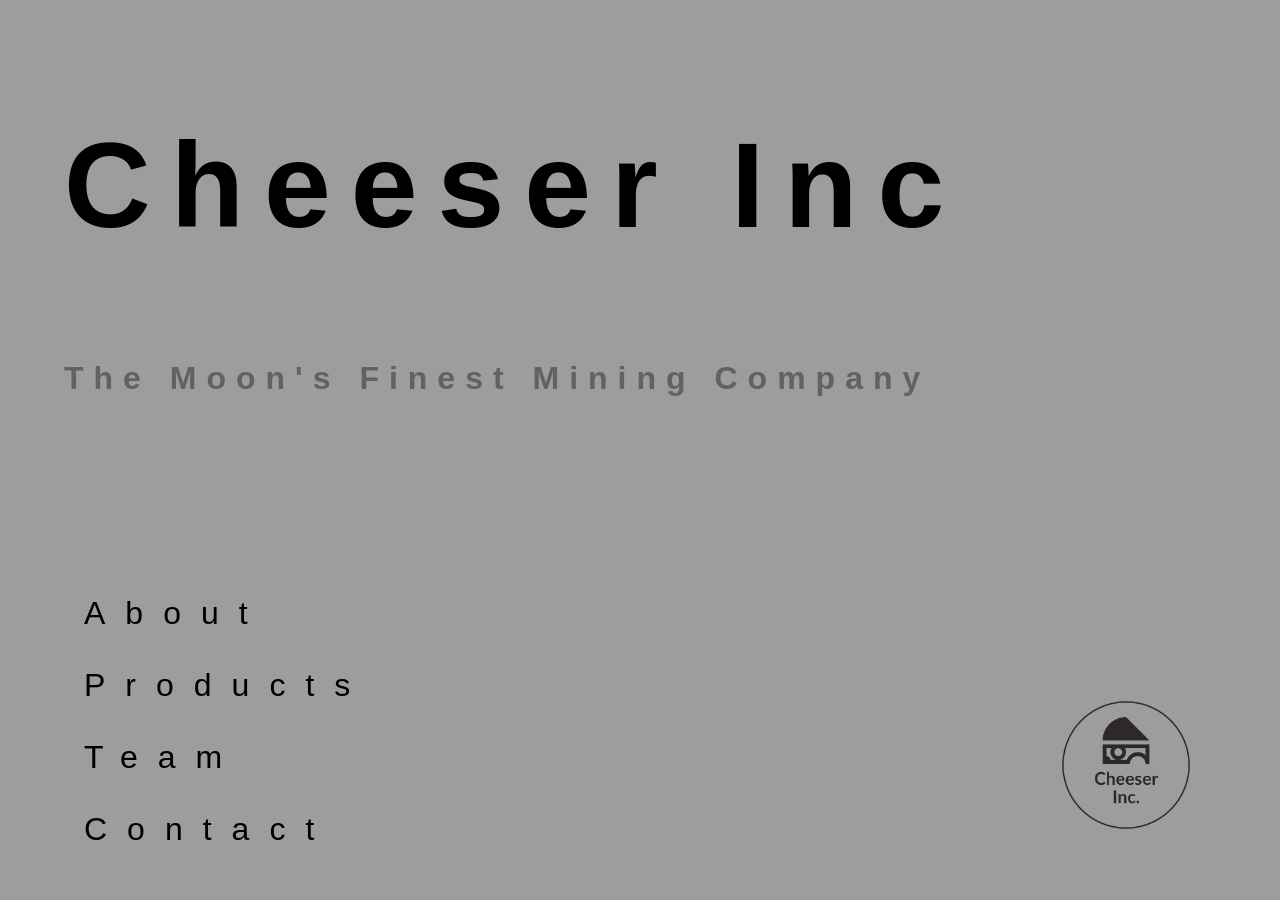
<file: index.html>
<!DOCTYPE html>
<html lang="en">

<head>
    <title>Cheeser Inc</title>

    <link rel="stylesheet" href="index.css">
    <link rel="icon" type="image/png" href="assets/cheese.png">
    <meta name="viewport" content="width=device-width, initial-scale=1.0">

</head>

<body>
    <div id="welcome-modal">
        <img id="welcome-logo" src="assets/logo.png" alt="Cheeser Inc Logo">
    </div>

    <div id="menu-modal">
        <div id="title-modal">
            <h1 id="title">Cheeser Inc</h1>
            <h2 id="subtitle">The Moon's <strong id="title-adjective">Premier</strong> Mining Company</h2>
        </div>

        <div id="selector-modal">
            <div class="selector-option" id="about-option">About</div>
            <div class="selector-option" id="products-option">Products</div>
            <div class="selector-option" id="team-option">Team</div>
            <div class="selector-option" id="contact-option">Contact</div>
        </div>

        <img id="menu-logo" src="assets/logo.png" alt="Cheeser Inc Logo">
    </div>

    <div id="about-modal" class="info-modal">
        <button class="close-button" id="close-about">X</button>
        <h1>About Us</h1>
        <div>
            <h2>Our Story</h2>
            <p style="font-style: italic;">"Welcome to Cheeser Inc, the multimillion dollar mining company on the Moon!"
            </p>
            <p>One day our founder, Mr. Cheeser, purchased a one-way Uber trip to the Moon, hoping to strike it rich.
                When he arrived, he realized that the Moon was actually made of cheese! As such, Cheeser Inc was formed
                to mine the cheese and return it to Earth.</p>
        </div>
        <div>
            <h2>Our Mission</h2>
            <p>Cheeser Inc is dedicated to designing and producing the best products in the world. There is no company that makes better products than us.</p>
        </div>
    </div>

    <div id="products-modal" class="info-modal">
        <h1>Our Products</h1>
        <small>By purchasing Cheeser Inc. products you agree to the <a href="terms.html" target="_blank">Cheeser Inc. terms and conditions.</a></small>
        <div class="large product">
            <h1>Cheeser Inc. Moon Cheese™</h1>
            <p>Shipped directly from our cheese mines on the Moon!</p>

            <div class="extra-info">
                <h2>Customer Testimonials</h2>
                <div style="width: 100%;">
                    <h2>Jenna (Boston, Texas)</h2>
                    <p>Cheeser Inc. Moon Cheese is amazing! It's perfect for parties, gatherings, and road trips.</p>
                </div>
                <div style="width: 100%;">
                    <h2>Sam (Cambridge, Massachusetts)</h2>
                    <p>Cheeser Inc. Moon Cheese is changing the game.</p>
                </div>
            </div>
            <span class="button-row">
                <button class="go-button"
                    onclick="window.open('https://www.youtube.com/watch?v=LRnLZyC10yE', '_blank')">Watch the Promotional
                    Video</button>
                <button class="go-button"
                    onclick="window.open('checkout.html?name=Cheeser Inc. Moon Cheese™&price=49.99&description=One piece of Cheeser Inc. Moon Cheese.&sku=CH-001&image=assets/cheese.png', '_blank')">Buy
                    Cheeser Inc. Moon Cheese</button>
            </span>

            <div class="extra-info" style="font-size: 10px;">
                <h2>Important Notes</h2>
                <p>Cheeser Inc. Moon Cheese has a shipping time of about 3 years. Please keep this in mind when
                    purchasing.</p>
                <p>Cheeser Inc. Moon Cheese is not edible. Consuming Cheeser Inc. Moon Cheese may cause side effects
                    such as lung cancer or heart attacks.</p>
            </div>
        </div>

        <div class="large product">
            <h1>Catling Gun™</h1>
            <p>Launch your cat... to the moon!</p>

            <div class="extra-info">
                <h2>What is Catling Gun?</h2>
                <p>The Catling Gun allows your cat to achieve their dreams of being launched through the air.</p>
                <p>There are 3 modes: Kinda Far, Pretty Far, Really Far, and To The Moon!</p>
                <p>With our CatProtect™ technology, your cat will remain safe throughout the entire launch*.</p>
            </div>

            <span class="button-row">
                <button class="go-button"
                    onclick="window.open('https://www.youtube.com/watch?v=XWqefFpwlXs', '_blank')">Watch
                    the Promotional Video</button>
                <button class="go-button"
                    onclick="window.open('checkout.html?name=Catling Gun™&price=199.99&description=Launch your cat... to the moon!&sku=CG-001&image=assets/catling.png', '_blank')">Buy
                    Catling Gun</button>
            </span>

            <div class="extra-info" style="font-size: 10px;">
                <h2>Important Notes</h2>
                <p>*Cheeser Inc. is not responsible for any cats harmed while using the Catling Gun.</p>
                <p>Do NOT use the Catling Gun near large bodies of water or tall buildings. Looking at you, John!</p>
                <p>Please keep the Catling Gun away from Uncle Terries.</p>
            </div>
        </div>

        <div class="large product">
            <h1>Little Cheeser's Pizza™</h1>
            <p>Are you hungry? Satisfy your cravings with our delicious pizzas. Made with only the lowest quality
                ingredients!</p>
            <div class="extra-info">
                <h2>Menu</h2>
                <p>Our menu is available on the Little Cheeser's Pizza website.</p>
            </div>

            <span class="button-row">
                <button class="go-button"
                    onclick="window.open('https://www.youtube.com/watch?v=u407XwpzaB0', '_blank')">Watch
                    the Promotional Video</button>
                <button class="go-button"
                    onclick="alert('The Little Cheeser\'s Pizza website is currently under maintenance. Please check back later!') //window.open('littlecheesers.html', '_blank')">Visit
                    Little Cheeser's Pizza</button>
            </span>

            <div class="extra-info" style="font-size: 10px;">
                <h2>Important Notes</h2>
                <p>Little Cheeser's Pizza is not responsible for any injuries caused by our food.</p>
                <p>You are responsible for all Uncle Terries brought onto the Little Cheeser's Pizza premises.</p>
            </div>
        </div>

        <div class="large product">
            <h1>Cheeser Card℠</h1>
            <p>The Cheeser Card is Cheeser Inc.'s award-winning loyalty program.<br>With a Cheeser Card, you can
                checkout across all Cheeser Inc. services using just one number!</p>
            <div class="extra-info">
                <h2>Customer Testimonials</h2>
                <div style="width: 100%;">
                    <h2>Emily (San Francisco, California)</h2>
                    <p>Every time I use my Cheeser Card, I feel like a VIP!</p>
                </div>
                <div style="width: 100%;">
                    <h2>Darenosaur (Cheeser Inc. Base #1, Moon)</h2>
                    <p>The Cheeser Card is the best invention since sliced bread!</p>
                </div>
            </div>

            <span class="button-row">
                <button class="go-button"
                    onclick="alert('This promotional video is currently unavailable.') //window.open('https://www.youtube.com/watch?v=tV-_9N7UVpw', '_blank')">Watch
                    the Promotional Video</button>
                <button class="go-button"
                    onclick="alert('The Cheeser Card website is currently under maintenance. Please check back later!') //window.open('cheesercard.html', '_blank')">Apply
                    for a Cheeser Card</button>
            </span>

            <p>Note: As of January 2026, a Cheeser Card is required to make purchases at Cheeser Inc.</p>
            <div class="extra-info" style="font-size: 10px;">
                <h2>Important Notes</h2>
                <p>By applying for and using a Cheeser Card, you agree to the <a href="terms.html"
                        target="_blank">Cheeser Inc. terms and conditions.</a></p>
                <p>You are responsible for all fees associated with your Cheeser Card, including but not limited to the
                    Convenience Fee (10% of purchase amount), Maintenance Fee (50% of purchase amount), and Uncle Terry
                    Fee (100% of purchase amount).</p>
            </div>
        </div>
        <button class="close-button" id="close-products">X</button>
    </div>

    <div id="team-modal" class="info-modal">
        <div>
        <h1>Our Team</h1>
        <p>Meet the brilliant minds behind Cheeser Inc.</p></div>
        <div class="photo-modal large">
            <div class="photo"><img src="assets/mrcheeser.png" alt="Mr. Cheeser"></div>
            <div>
                <h2>Mr. Cheeser</h2>
                <p>The founder and CEO of Cheeser Inc. Said* to be the richest, smartest, most beautiful person in history. Per his request, we have not included a real photo of him.</p>
                <small>*by himself</small>
            </div>
        </div>

        <div class="photo-modal large">
            <div class="photo"><img src="assets/bananaman.png" alt="Banana Man"></div>
            <div>
                <h2>Banana Man</h2>
                <p>The head of outreach and marketing for Cheeser Inc. Responsible for our iconic promotional videos.</p>
            </div>
        </div>

        <div class="photo-modal large">
            <div class="photo"><img src="assets/cheese.png" alt="Cheese"></div>
            <div>
                <h2>Cheese</h2>
                <p>The heart and soul of Cheeser Inc. Without cheese, we wouldn't even exist. We owe everything to cheese.</p>
            </div>
        </div>

        <div class="photo-modal large">
            <div class="photo"><img src="assets/john.png" alt="John"></div>
            <div>
                <h2>John Business</h2>
                <p>Cheeser Inc.'s CFO. He is responsible for ensuring that we stay profitable at all costs.</p>
            </div>
        </div>

        <div class="photo-modal large">
            <div class="photo"><img src="assets/darenosaur.png" alt="Darenosaur"></div>
            <div>
                <h2>Darenosaur</h2>
                <p>Cheeser Inc's iconic mascot. His charm and wit make him a beloved figure among our employees and customers alike.</p>
            </div>
        </div>

        <div class="photo-modal large">
            <div class="photo"><img src="assets/warning.png" alt="Warning Sign"></div>
            <div>
                <h2>Uncle Terry</h2>
                <p>We're actually not sure about Uncle Terry's role at Cheeser Inc. He kind of just appeared one day and won't leave. If you see him, stay as far away as possible.</p>
            </div>
        </div>

        <div class="photo-modal large">
            <div class="photo"><img src="assets/office.png" alt="Group of people"></div>
            <div>
                <h2>Everyone Else</h2>
                <p>There are many other people that work behind the scenes to keep Cheeser Inc. running smoothly, but we've decided that they just aren't important enough to include on this page. Sorry, guys!</p>
            </div>
        </div>

        <button class="close-button" id="close-team">X</button>
    </div>

    <div id="contact-modal" class="info-modal">
        <h1>Contact Us</h1>
        <p>Have questions or want to learn more about Cheeser Inc? Get in touch with us!</p>
        <div>
            <h2>Email</h2>
            <p>You can reach us at <a href="mailto:help@cheeserinc.com">help@cheeserinc.com</a>.</p>
            <p>Unfortunately, the Cheeser Inc. Customer Support team has been laid off. As a result, we read all emails sent to this address, but  we are unable to respond to them.</p>
        </div>
        <button class="close-button" id="close-contact">X</button>
    </div>

</body>

<script src="index.js"></script>

</html>
</file>
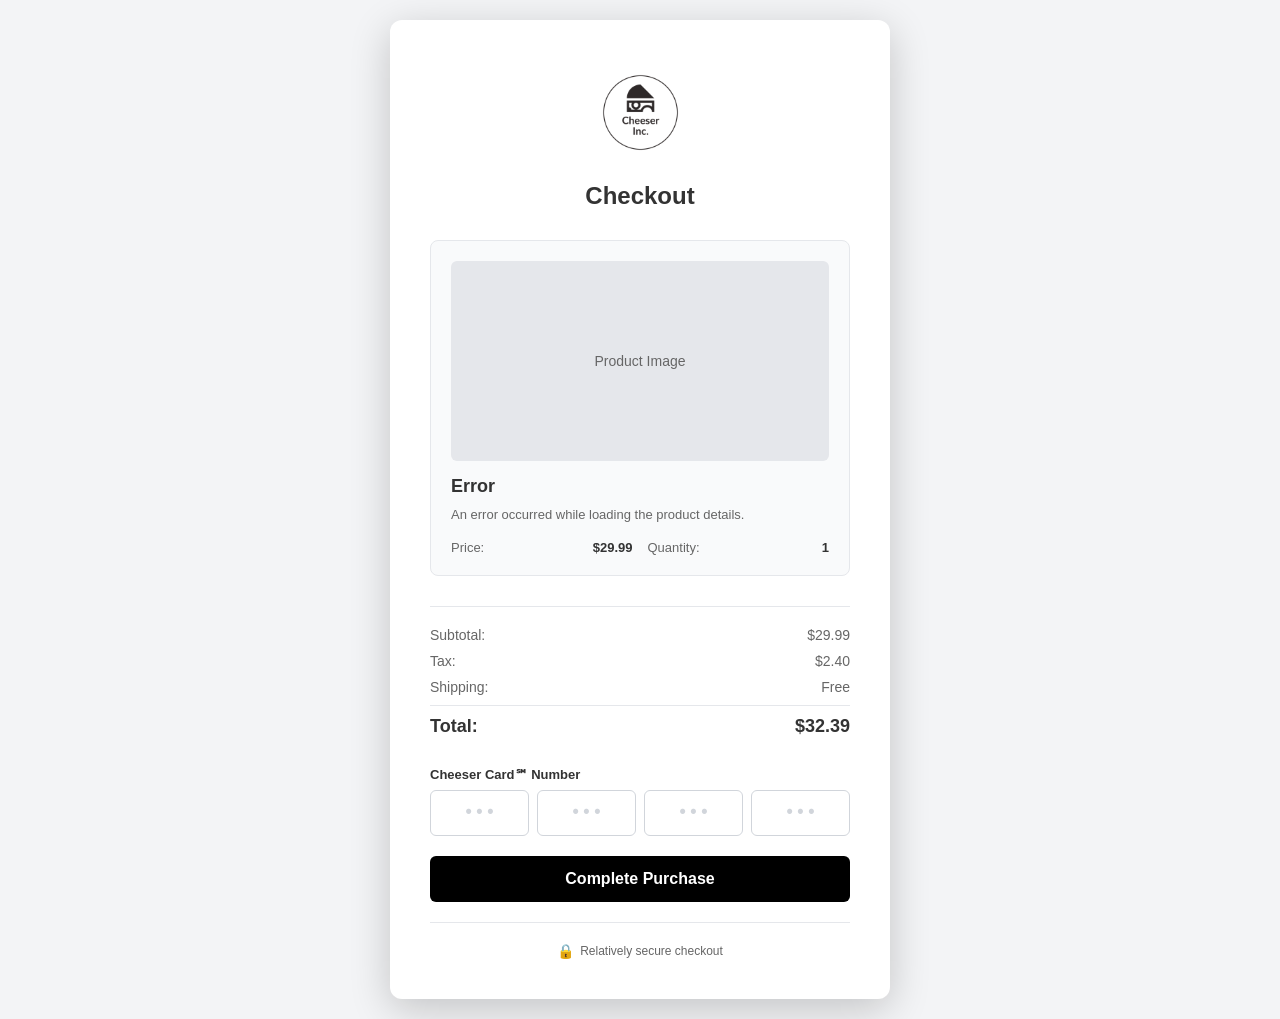
<file: checkout.html>
<!DOCTYPE html>
<html lang="en">

<head>
    <meta charset="UTF-8">
    <meta name="viewport" content="width=device-width, initial-scale=1.0">
    <title>Cheeser Inc - Checkout</title>
    <style>
        * {
            margin: 0;
            padding: 0;
            box-sizing: border-box;
        }

        body {
            font-family: -apple-system, BlinkMacSystemFont, 'Segoe UI', Roboto, 'Helvetica Neue', Arial, sans-serif;
            background: #f3f4f6;
            min-height: 100vh;
            display: flex;
            align-items: center;
            justify-content: center;
            padding: 20px;
        }

        .checkout-container {
            max-width: 500px;
            width: 100%;
            background: white;
            border-radius: 12px;
            box-shadow: 0 10px 40px rgba(0, 0, 0, 0.2);
            padding: 40px;
        }

        .header {
            text-align: center;
            margin-bottom: 30px;
        }

        .logo {
            font-size: 28px;
            font-weight: bold;
            color: #667eea;
            margin-bottom: 10px;
        }

        .title {
            font-size: 24px;
            color: #333;
            margin-bottom: 5px;
        }

        .subtitle {
            font-size: 14px;
            color: #666;
        }

        .product-section {
            background: #f9fafb;
            border: 1px solid #e5e7eb;
            border-radius: 8px;
            padding: 20px;
            margin-bottom: 30px;
        }

        .product-image {
            width: 100%;
            height: 200px;
            background: #e5e7eb;
            border-radius: 6px;
            margin-bottom: 15px;
            display: flex;
            align-items: center;
            justify-content: center;
            font-size: 14px;
            color: #666666;
            overflow: hidden;
        }

        .product-image img {
            width: 100%;
            height: 100%;
            object-fit: cover;
        }

        .product-info {
            margin-bottom: 15px;
        }

        .product-name {
            font-size: 18px;
            font-weight: 600;
            color: #333;
            margin-bottom: 8px;
        }

        .product-description {
            font-size: 13px;
            color: #666;
            margin-bottom: 12px;
            line-height: 1.5;
        }

        .product-details {
            display: grid;
            grid-template-columns: 1fr 1fr;
            gap: 15px;
            font-size: 13px;
        }

        .detail-item {
            display: flex;
            justify-content: space-between;
        }

        .detail-label {
            color: #666;
        }

        .detail-value {
            font-weight: 600;
            color: #333;
        }

        .order-summary {
            border-top: 1px solid #e5e7eb;
            padding-top: 20px;
            margin-bottom: 30px;
        }

        .summary-item {
            display: flex;
            justify-content: space-between;
            font-size: 14px;
            margin-bottom: 10px;
            color: #666;
        }

        .summary-item.total {
            border-top: 1px solid #e5e7eb;
            padding-top: 10px;
            font-size: 18px;
            font-weight: bold;
            color: #333;
        }

        .form-group {
            margin-bottom: 20px;
        }

        label {
            display: block;
            font-size: 13px;
            font-weight: 600;
            color: #333;
            margin-bottom: 8px;
        }

        .card-input-wrapper {
            display: flex;
            gap: 8px;
        }

        .card-digit-group {
            flex: 1;
            position: relative;
        }

        .card-digit-group input {
            width: 100%;
            padding: 12px;
            border: 1px solid #d1d5db;
            border-radius: 6px;
            font-size: 18px;
            font-weight: 600;
            letter-spacing: 2px;
            text-align: center;
            transition: border-color 0.3s;
            font-family: 'Courier New', monospace;
        }

        .card-digit-group input:focus {
            outline: none;
            border-color: #c3c3c3;
            box-shadow: 0 0 0 3px rgba(102, 126, 234, 0.1);
        }

        .card-digit-group input::placeholder {
            color: #d1d5db;
            letter-spacing: 0;
        }

        .error-message {
            color: #dc2626;
            font-size: 13px;
            margin-top: 8px;
            display: none;
        }

        .error-message.show {
            display: block;
        }

        .success-message {
            color: #16a34a;
            font-size: 13px;
            margin-top: 8px;
            display: none;
        }

        .success-message.show {
            display: block;
        }

        button {
            width: 100%;
            padding: 14px;
            background: black;
            color: white;
            border: none;
            border-radius: 6px;
            font-size: 16px;
            font-weight: 600;
            cursor: pointer;
            transition: opacity 0.3s;
        }

        button:hover:not(:disabled) {
            opacity: 0.9;
        }

        button:disabled {
            opacity: 0.6;
            cursor: not-allowed;
        }

        .security-badge {
            display: flex;
            align-items: center;
            justify-content: center;
            gap: 6px;
            margin-top: 20px;
            padding-top: 20px;
            border-top: 1px solid #e5e7eb;
            font-size: 12px;
            color: #666;
        }

        .lock-icon {
            font-size: 14px;
        }

        .error-state input {
            border-color: #dc2626 !important;
        }

        @media (max-width: 480px) {
            .checkout-container {
                padding: 25px;
            }

            .product-details {
                grid-template-columns: 1fr;
            }
        }
    </style>
</head>

<body>
    <div class="checkout-container">
        <div class="header">
            <div class="logo"><img src="assets/logo.png" alt="Cheeser Inc Logo" width="25%"></div>
            <h1 class="title">Checkout</h1>
        </div>

        <div class="product-section">
            <div class="product-image" id="productImage">
                <img id="productImageImg" style="display: none;" alt="Product">
                <span id="productImagePlaceholder">Product Image</span>
            </div>
            <div class="product-info">
                <div class="product-name" id="productName">Error</div>
                <div class="product-description" id="productDescription">An error occurred while loading the product details.</div>
            </div>
            <div class="product-details">
                <div class="detail-item">
                    <span class="detail-label">Price:</span>
                    <span class="detail-value" id="productPrice">$29.99</span>
                </div>
                <div class="detail-item">
                    <span class="detail-label">Quantity:</span>
                    <span class="detail-value" id="productQuantity">1</span>
                </div>
            </div>
        </div>

        <div class="order-summary">
            <div class="summary-item">
                <span>Subtotal:</span>
                <span id="subtotal">$29.99</span>
            </div>
            <div class="summary-item">
                <span>Tax:</span>
                <span id="tax">$2.40</span>
            </div>
            <div class="summary-item">
                <span>Shipping:</span>
                <span id="shipping">Free</span>
            </div>
            <div class="summary-item total">
                <span>Total:</span>
                <span id="total">$32.39</span>
            </div>
        </div>

        <form id="checkoutForm">
            <div class="form-group">
                <label for="cardInput">Cheeser Card℠ Number</label>
                <div class="card-input-wrapper">
                    <div class="card-digit-group">
                        <input class="card-digit" maxlength="3" placeholder="•••" required>
                    </div>
                    <div class="card-digit-group">
                        <input class="card-digit" maxlength="3" placeholder="•••" required>
                    </div>
                    <div class="card-digit-group">
                        <input class="card-digit" maxlength="3" placeholder="•••" required>
                    </div>
                    <div class="card-digit-group">
                        <input class="card-digit" maxlength="3" placeholder="•••" required>
                    </div>
                </div>
                <div class="error-message" id="errorMessage">Invalid card number. Please check and try again.</div>
                <div class="success-message" id="successMessage">✓ Payment successful!</div>
            </div>

            <button type="submit" id="submitBtn">Complete Purchase</button>

            <div class="security-badge">
                <span class="lock-icon">🔒</span>
                <span>Relatively secure checkout</span>
            </div>
        </form>
    </div>

    <script>
        // Parse URL parameters
        function getUrlParam(param) {
            const searchParams = new URLSearchParams(globalThis.location.search);
            return searchParams.get(param);
        }

        // Load product information from URL params
        function loadProductInfo() {
            const name = getUrlParam('name') || 'Error';
            const price = getUrlParam('price') || '29.99';
            const quantity = getUrlParam('quantity') || '1';
            const description = getUrlParam('description') || 'An error occurred while loading the product details.';
            const image = getUrlParam('image');

            // Update product display
            document.getElementById('productName').textContent = name;
            document.getElementById('productDescription').textContent = description;
            document.getElementById('productPrice').textContent = `$${Number.parseFloat(price).toFixed(2)}`;
            document.getElementById('productQuantity').textContent = quantity;

            // Load image if provided
            if (image) {
                const img = document.getElementById('productImageImg');
                img.src = image;
                img.style.display = 'block';
                document.getElementById('productImagePlaceholder').style.display = 'none';
            }

            // Calculate totals
            const subtotal = Number.parseFloat(price) * Number.parseInt(quantity);
            const taxRate = 0.08; // 8% tax
            const tax = subtotal * taxRate;
            const total = subtotal + tax;

            document.getElementById('subtotal').textContent = `$${subtotal.toFixed(2)}`;
            document.getElementById('tax').textContent = `$${tax.toFixed(2)}`;
            document.getElementById('total').textContent = `$${total.toFixed(2)}`;
        }

        // Handle card digit inputs
        const cardInputs = document.querySelectorAll('.card-digit');

        cardInputs.forEach((input, index) => {
            input.addEventListener('input', (e) => {
                // Only allow digits
                e.target.value = e.target.value.replace(/\D/g, '');

                // Auto-focus to next field when 3 digits entered
                if (e.target.value.length === 3 && index < cardInputs.length - 1) {
                    cardInputs[index + 1].focus();
                }
            });

            input.addEventListener('keydown', (e) => {
                // Handle backspace to go to previous field
                if (e.key === 'Backspace' && e.target.value.length === 0 && index > 0) {
                    cardInputs[index - 1].focus();
                }
            });

            // Prevent pasting and let user type only
            input.addEventListener('paste', (e) => {
                e.preventDefault();
            });
        });

        // Handle form submission
        document.getElementById('checkoutForm').addEventListener('submit', (e) => {
            e.preventDefault();

            const errorMessage = document.getElementById('errorMessage');
            const successMessage = document.getElementById('successMessage');

            // Clear previous messages
            errorMessage.classList.remove('show');
            successMessage.classList.remove('show');
            document.querySelector('.card-input-wrapper').parentElement.classList.remove('error-state');

            errorMessage.classList.add('show');
            document.querySelector('.card-input-wrapper').parentElement.classList.add('error-state');

            // Clear and focus first input
            cardInputs.forEach(input => input.value = '');
            cardInputs[0].focus();
        });

        // Initialize
        loadProductInfo();
    </script>
</body>

</html>
</file>
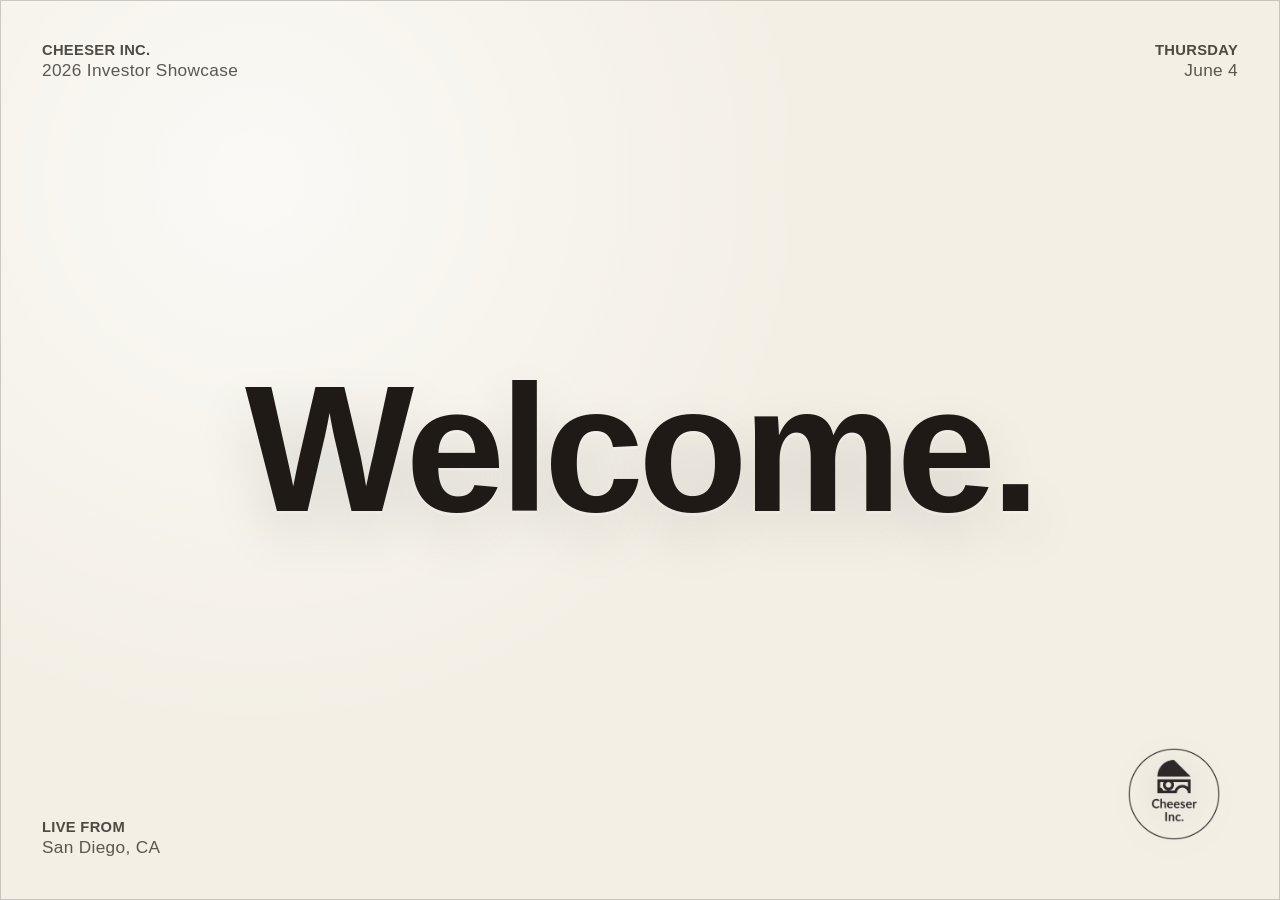
<file: deck.html>
<!doctype html>
<html lang="en">
<head>
	<meta charset="utf-8">
	<meta name="viewport" content="width=device-width, initial-scale=1">
	<title>Cheeser Inc. Keynote 2026</title>
	<link rel="stylesheet" href="global.css">
	<style>
		:root {
			--bg-color: #f3efe5;
			--ink: #1f1a16;
			--muted: rgba(31, 26, 22, 0.72);
			--frame: rgba(31, 26, 22, 0.2);
			--pulse-color: #f2b441;
			--duration: 3800ms;
		}

		* {
			box-sizing: border-box;
		}

		html,
		body {
			width: 100%;
			height: 100%;
			margin: 0;
		}

		body {
			background: radial-gradient(circle at 20% 20%, rgba(255, 255, 255, 0.65), rgba(255, 255, 255, 0) 45%), var(--bg-color);
			color: var(--ink);
			font-family: "BR Cobane", sans-serif;
			transition: background-color 3800ms ease, background 3800ms ease;
			overflow: hidden;
		}

		.slide {
			position: relative;
			width: 100%;
			height: 100%;
			padding: clamp(16px, 3.2vw, 46px);
			border: 1px solid var(--frame);
			display: grid;
			place-items: center;
			isolation: isolate;
		}

		.screen {
			position: fixed;
			inset: 0;
			transition: opacity 420ms ease;
		}

		.screen.no-transition {
			transition: none;
		}

		.screen.is-hidden {
			opacity: 0;
			pointer-events: none;
		}

		.corner {
			position: absolute;
			z-index: 4;
			display: grid;
			gap: 2px;
			letter-spacing: 0.02em;
		}

		.top-left {
			top: clamp(16px, 3.2vw, 44px);
			left: clamp(16px, 3.2vw, 44px);
			text-align: left;
		}

		.top-right {
			top: clamp(16px, 3.2vw, 44px);
			right: clamp(16px, 3.2vw, 44px);
			text-align: right;
			justify-items: end;
		}

		.bottom-left {
			bottom: clamp(16px, 3.2vw, 44px);
			left: clamp(16px, 3.2vw, 44px);
			text-align: left;
		}

		.bottom-right {
			bottom: clamp(16px, 3.2vw, 44px);
			right: clamp(16px, 3.2vw, 44px);
			text-align: right;
		}

		.kicker {
			font-size: clamp(12px, 1.15vw, 16px);
			text-transform: uppercase;
			opacity: 0.78;
			font-weight: 600;
		}

		.meta {
			font-size: clamp(14px, 1.35vw, 20px);
			color: var(--muted);
			font-weight: 500;
		}

		.logo {
			width: clamp(88px, 10vw, 160px);
			height: auto;
			filter: drop-shadow(0 6px 16px rgba(0, 0, 0, 0.12));
		}

		.welcome {
			position: relative;
			z-index: 3;
			margin: 0;
			font-size: clamp(64px, 14vw, 220px);
			line-height: 0.9;
			letter-spacing: -0.03em;
			font-weight: 700;
			text-transform: none;
			text-align: center;
			text-shadow: 0 3px 0 rgba(255, 255, 255, 0.18), 0 22px 55px rgba(0, 0, 0, 0.12);
		}

		.pulse {
			position: absolute;
			top: 50%;
			left: 50%;
			width: 28vmin;
			height: 28vmin;
			min-width: 190px;
			min-height: 190px;
			border-radius: 999px;
			transform: translate(-50%, -50%) scale(0.08);
			opacity: 0;
			pointer-events: none;
			z-index: 2;
			background: radial-gradient(circle, color-mix(in srgb, var(--pulse-color) 82%, #ffffff 18%) 0%, var(--pulse-color) 64%, rgba(255, 255, 255, 0) 100%);
			mix-blend-mode: multiply;
			box-shadow: 0 0 0 0 color-mix(in srgb, var(--pulse-color) 40%, #000000 60%);
		}

		.pulse.active {
			animation: burst var(--duration) cubic-bezier(0.15, 0.72, 0.22, 0.99);
		}

		.start-button {
			position: fixed;
			left: 50%;
			bottom: clamp(18px, 4vh, 40px);
			transform: translate(-50%, 28px);
			z-index: 6;
			padding: 12px 28px;
			border: 1px solid rgba(31, 26, 22, 0.4);
			border-radius: 999px;
			font: inherit;
			font-size: clamp(14px, 1.2vw, 18px);
			font-weight: 600;
			letter-spacing: 0.06em;
			text-transform: uppercase;
			color: #1f1a16;
			background: rgba(255, 255, 255, 0.82);
			backdrop-filter: blur(6px);
			cursor: pointer;
			opacity: 0;
			pointer-events: none;
			transition: opacity 260ms ease, transform 260ms ease, background-color 200ms ease;
		}

		.start-button:hover {
			background: rgba(255, 255, 255, 0.95);
		}

		.start-button.visible {
			opacity: 1;
			pointer-events: auto;
			transform: translate(-50%, 0);
		}

		.agenda-button {
			z-index: 7;
		}

		.agenda-slide {
			background: #ffffff;
		}

		.agenda-content {
			width: min(900px, 92vw);
			display: grid;
			gap: clamp(14px, 2.3vh, 24px);
		}

		.agenda-title {
			margin: 0;
			font-size: clamp(42px, 8vw, 108px);
			line-height: 0.95;
			letter-spacing: -0.02em;
		}

		.agenda-subtitle {
			margin: 0;
			font-size: clamp(14px, 1.45vw, 22px);
			color: var(--muted);
		}

		.agenda-list {
			margin: 10px 0 0;
			padding: 0;
			list-style: none;
			display: grid;
			gap: 14px;
		}

		.agenda-item {
			padding: clamp(10px, 1.4vw, 18px) clamp(12px, 1.9vw, 24px);
			border: 1px solid rgba(31, 26, 22, 0.18);
			border-radius: 14px;
			background: rgba(255, 255, 255, 0.56);
			backdrop-filter: blur(3px);
			opacity: 0;
			transform: translateY(14px);
		}

		.agenda-item-title {
			font-size: clamp(15px, 1.55vw, 24px);
			font-weight: 650;
		}

		.agenda-item-copy {
			font-size: clamp(12px, 1.15vw, 17px);
			color: var(--muted);
		}

		.agenda-slide.animate .agenda-item {
			animation: agenda-in 560ms ease forwards;
		}

		.fade-overlay {
			position: fixed;
			inset: 0;
			z-index: 10;
			background: #ffffff;
			opacity: 0;
			pointer-events: none;
			transition: opacity 850ms ease;
		}

		.fade-overlay.active {
			opacity: 1;
		}

		@keyframes burst {
			0% {
				opacity: 0.55;
				transform: translate(-50%, -50%) scale(0.08);
				box-shadow: 0 0 0 0 color-mix(in srgb, var(--pulse-color) 56%, #000000 44%);
			}

			70% {
				opacity: 0.28;
			}

			100% {
				opacity: 0;
				transform: translate(-50%, -50%) scale(8.2);
				box-shadow: 0 0 0 8px rgba(255, 255, 255, 0);
			}
		}

		@keyframes agenda-in {
			from {
				opacity: 0;
				transform: translateY(14px);
			}

			to {
				opacity: 1;
				transform: translateY(0);
			}
		}

		@media (max-width: 640px) {
			.slide {
				padding: 20px;
			}

			.meta {
				font-size: 13px;
			}

			.kicker {
				font-size: 11px;
			}

			.top-right {
				gap: 8px;
			}
		}
	</style>
</head>
<body>
	<main class="slide screen" id="openingSlide" aria-label="Cheeser Inc. 2026 keynote opening slide">
		<div class="corner top-left">
			<div class="kicker">Cheeser Inc.</div>
			<div class="meta">2026 Investor Showcase</div>
		</div>

		<div class="corner top-right">
			<div class="kicker">Thursday</div>
			<div class="meta">June 4</div>
		</div>

		<div class="corner bottom-left">
			<div class="kicker">Live From</div>
			<div class="meta">San Diego, CA</div>
		</div>

		<div class="corner bottom-right">
			<img class="logo" src="assets/logo.png" alt="Cheeser Inc. logo">
		</div>

		<h1 class="welcome">Welcome.</h1>
		<div class="pulse" aria-hidden="true"></div>
	</main>
	<main class="slide screen agenda-slide is-hidden" id="agendaSlide" aria-label="Cheeser Inc. 2026 keynote agenda">
		<div class="agenda-content">
			<p class="kicker">Cheeser Inc. 2026 Investor Showcase</p>
			<h2 class="agenda-title">Agenda</h2>
			<p class="agenda-subtitle">Today&apos;s key topics and announcements.</p>
			<ul class="agenda-list">
				<li class="agenda-item">
					<div class="agenda-item-title">Digital Presence Transformation</div>
				</li>
				<li class="agenda-item">
					<div class="agenda-item-title">Leadership & Talent Showcase</div>
				</li>

				<li class="agenda-item">
					<div class="agenda-item-title">Portfolio Deep Dive</div>
				</li>
				<li class="agenda-item">
					<div class="agenda-item-title">Cheeser Inc. Moon Cheese™ Campaign Premiere</div>
				</li>
				<li class="agenda-item">
					<div class="agenda-item-title">Closing Remarks</div>
				</li>
			</ul>
		</div>
	</main>
	<button class="start-button" id="startButton" type="button">Start</button>
	<button class="start-button agenda-button" id="agendaButton" type="button">Continue</button>
	<div class="fade-overlay active" id="fadeOverlay" aria-hidden="true"></div>

	<script>
		const pulse = document.querySelector('.pulse');
		const openingSlide = document.querySelector('#openingSlide');
		const agendaSlide = document.querySelector('#agendaSlide');
		const startButton = document.querySelector('#startButton');
		const agendaButton = document.querySelector('#agendaButton');
		const fadeOverlay = document.querySelector('#fadeOverlay');
		const colors = ['#f2b441', '#f59b6a', '#72c8b2', '#89b3f6', '#f0d367'];
		let index = 0;
		let colorChangeCount = -1;
		let isTransitioning = false;
		let currentStep = 'opening';

		function runPulse() {
			const nextColor = colors[index % colors.length];
			index += 1;
			colorChangeCount += 1;

			document.documentElement.style.setProperty('--pulse-color', nextColor);
			document.documentElement.style.setProperty('--bg-color', nextColor);

			if (colorChangeCount % 4 === 0) {
				for (const animation of pulse.getAnimations()) {
					animation.cancel();
				}

				pulse.classList.remove('active');
				requestAnimationFrame(() => {
					requestAnimationFrame(() => {
						pulse.classList.add('active');
					});
				});
			}
		}

		function handleFirstClick() {
			runPulse();
			setInterval(runPulse, 3800);
			document.removeEventListener('click', handleFirstClick);
		}

		function updateStartVisibility(event) {
			const revealZone = globalThis.innerHeight - 130;
			const activeButton = currentStep === 'opening' ? startButton : agendaButton;

			startButton.classList.remove('visible');
			agendaButton.classList.remove('visible');

			if (event.clientY >= revealZone && !isTransitioning) {
				activeButton.classList.add('visible');
			}
		}

		function hideStartOnLeave() {
			startButton.classList.remove('visible');
			agendaButton.classList.remove('visible');
		}

		function animateAgendaItems() {
			const agendaItems = agendaSlide.querySelectorAll('.agenda-item');
			agendaSlide.classList.remove('animate');

			agendaItems.forEach((item, itemIndex) => {
				item.style.animationDelay = `${70 + itemIndex * 100}ms`;
			});

			requestAnimationFrame(() => {
				requestAnimationFrame(() => {
					agendaSlide.classList.add('animate');
				});
			});
		}

		function goToAgenda() {
			if (isTransitioning || currentStep !== 'opening') {
				return;
			}

			isTransitioning = true;
			startButton.classList.remove('visible');
			fadeOverlay.classList.add('active');

			setTimeout(() => {
				openingSlide.classList.add('is-hidden');
				agendaSlide.classList.add('no-transition');
				agendaSlide.classList.remove('is-hidden');
				agendaSlide.getBoundingClientRect();
				agendaSlide.classList.remove('no-transition');
				currentStep = 'agenda';
				animateAgendaItems();
				fadeOverlay.classList.remove('active');
				isTransitioning = false;
			}, 900);
		}

		function goToIndex() {
			if (isTransitioning || currentStep !== 'agenda') {
				return;
			}

			isTransitioning = true;
			agendaButton.classList.remove('visible');
			fadeOverlay.classList.add('active');

			setTimeout(() => {
				globalThis.location.href = 'index.html';
			}, 900);
		}

		document.addEventListener('click', handleFirstClick);
		document.addEventListener('mousemove', updateStartVisibility);
		document.addEventListener('mouseleave', hideStartOnLeave);
		startButton.addEventListener('click', goToAgenda);
		agendaButton.addEventListener('click', goToIndex);

		requestAnimationFrame(() => {
			requestAnimationFrame(() => {
				fadeOverlay.classList.remove('active');
			});
		});
	</script>
</body>
</html>
</file>
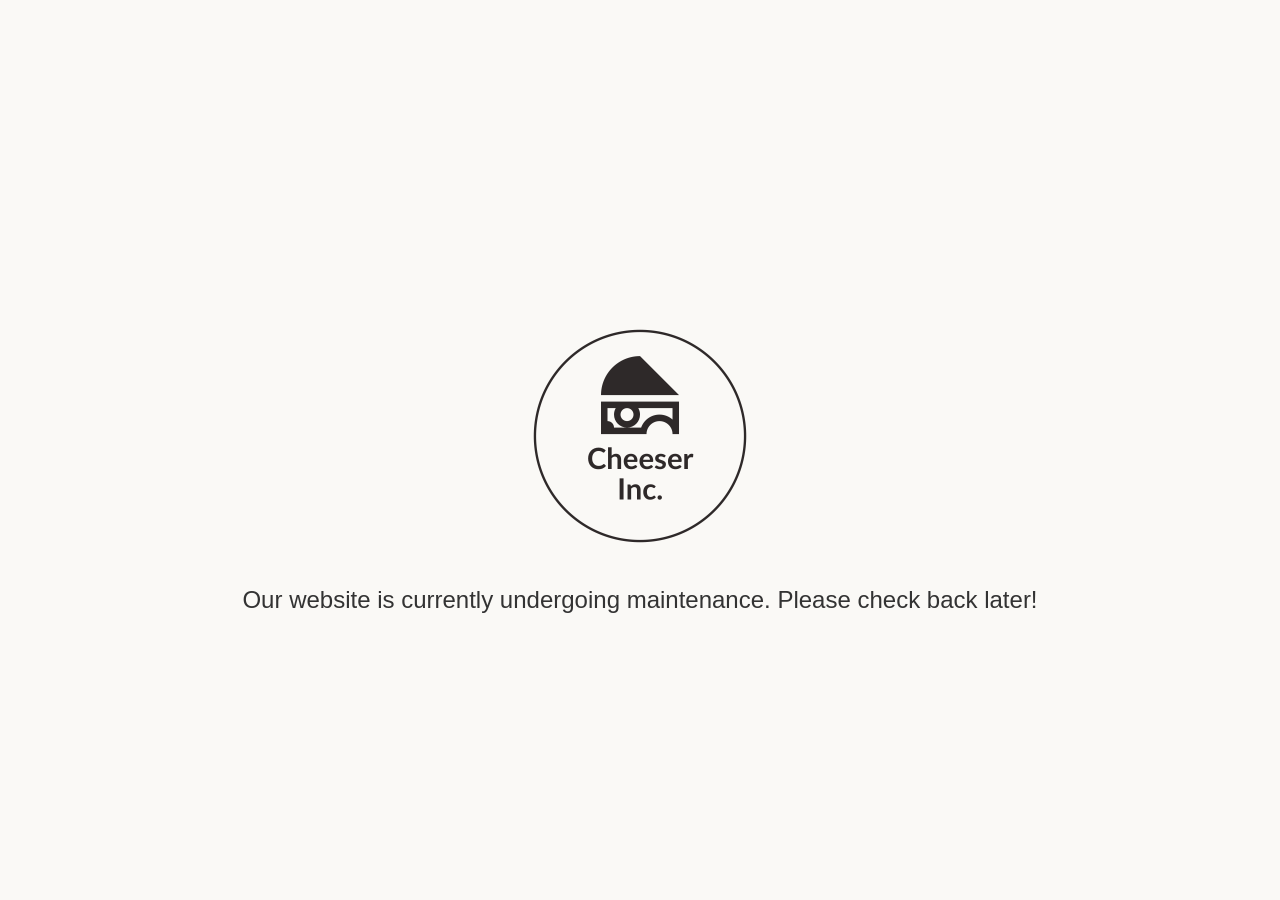
<file: maintenance.html>
<!DOCTYPE html>
<html lang="en">
<head>
    <meta charset="UTF-8">
    <meta name="viewport" content="width=device-width, initial-scale=1.0">
    <title>Maintenance</title>
    <link rel="icon" href="assets/cheese.png">

    <link rel="stylesheet" href="global.css">

    <style>
        body {
            display: flex;
            flex-direction: column;
            align-items: center;
            justify-content: center;
            height: 100vh;
            padding: 20px;
            margin: 0;
            box-sizing: border-box;
        }

        .logo {
            width: 300px;
        }

        .message {
            font-size: 24px;
            color: #333;
        }
    </style>
</head>
<body>
    <img class="logo" src="assets/logo.png" alt="Cheeser Inc Logo">
    <div class="message">Our website is currently undergoing maintenance. Please check back later!</div>
</body>
</html>
</file>
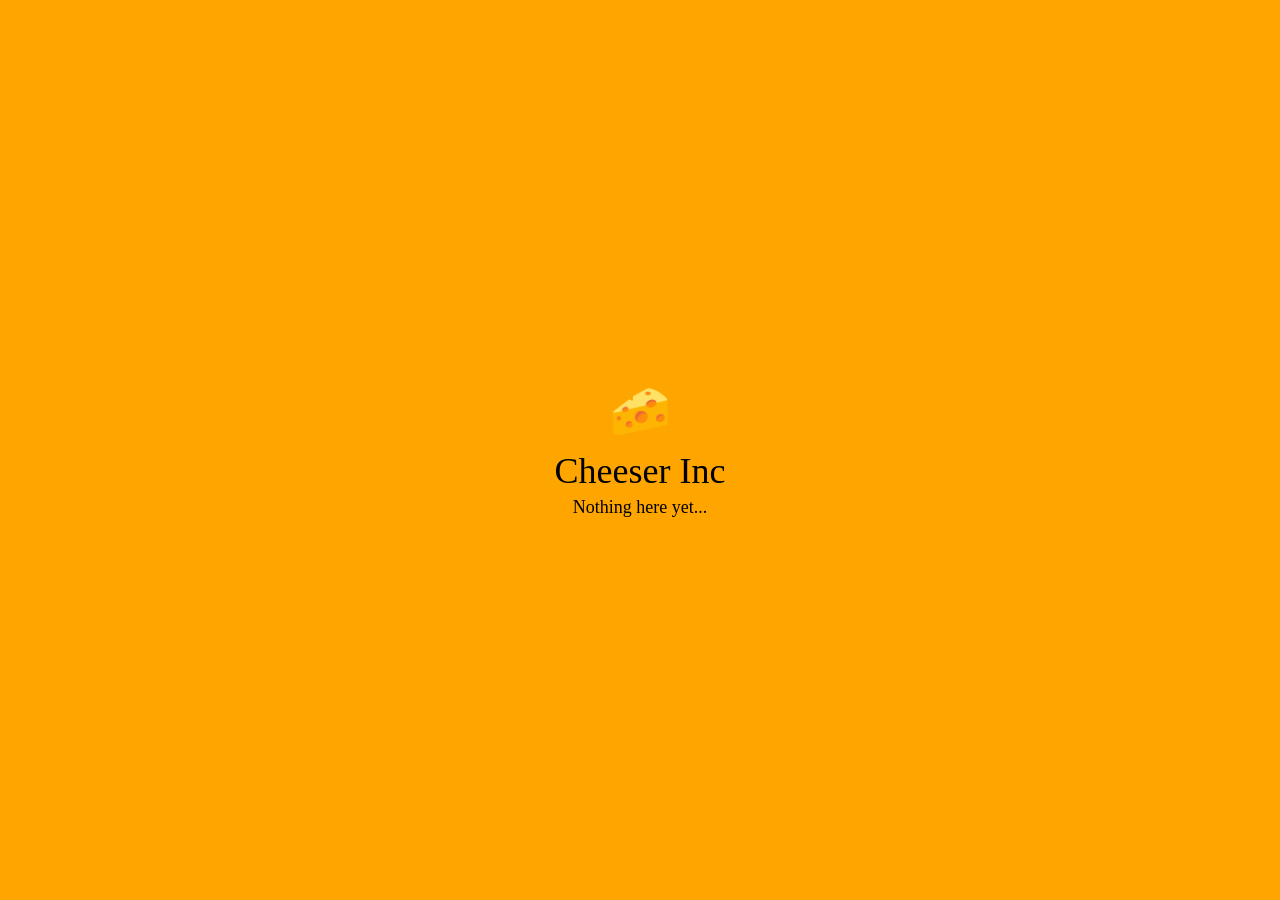
<file: old.html>
<!DOCTYPE html>
<html lang="en">
<head>
    <meta charset="UTF-8">
    <meta name="viewport" content="width=device-width, initial-scale=1.0">
    <title>Cheeser Inc</title>
    <style>
        body {
            background-color: orange;
            display: flex;
            flex-direction: column;
            align-items: center;
            justify-content: center;
            height: 100vh;
            margin: 0;
        }
        #cheese {
            font-size: 50px;
        }
        #title {
            font-size: 36px;
            margin-top: 10px;
        }
        #subtitle {
            font-size: 18px;
            margin-top: 5px;
        }
    </style>
</head>
<body>
    <div id="cheese">🧀</div>
    <div id="title">Cheeser Inc</div>
    <div id="subtitle">Nothing here yet...</div>
</body>
</html>
</file>
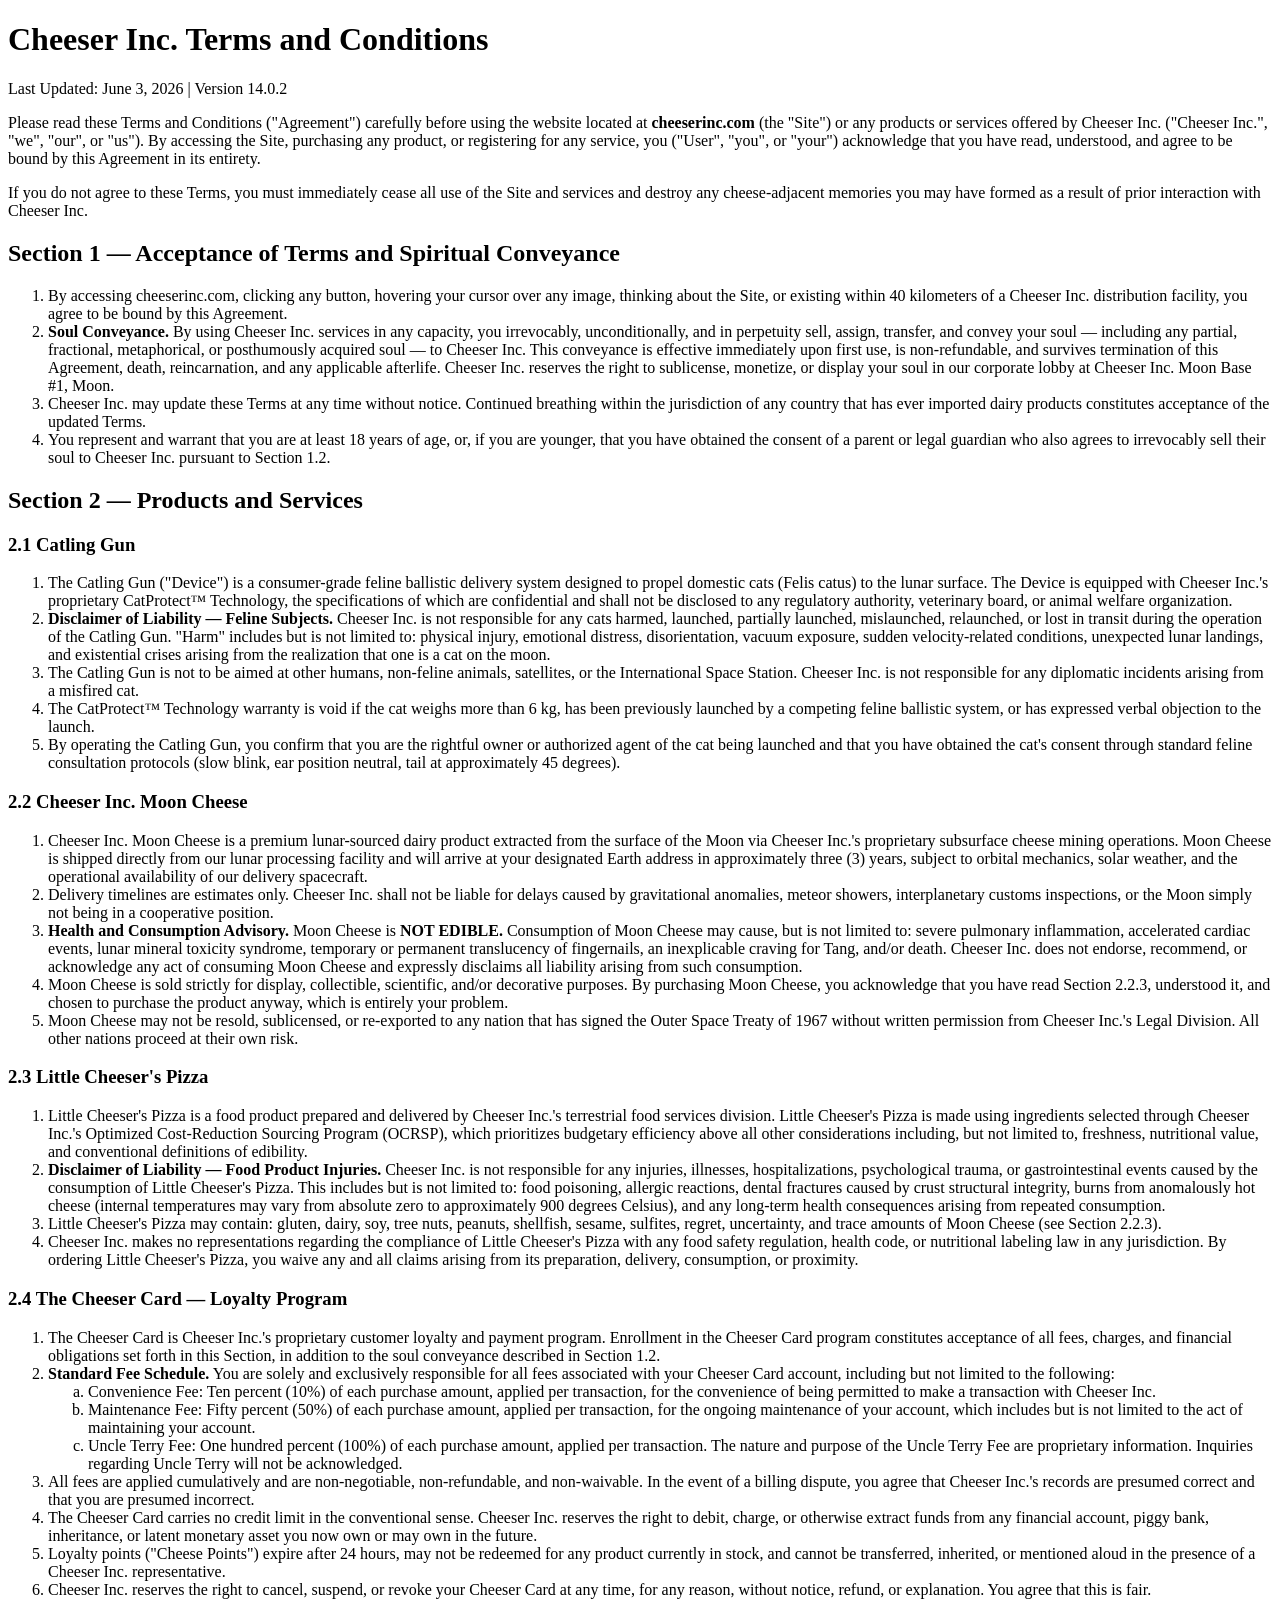
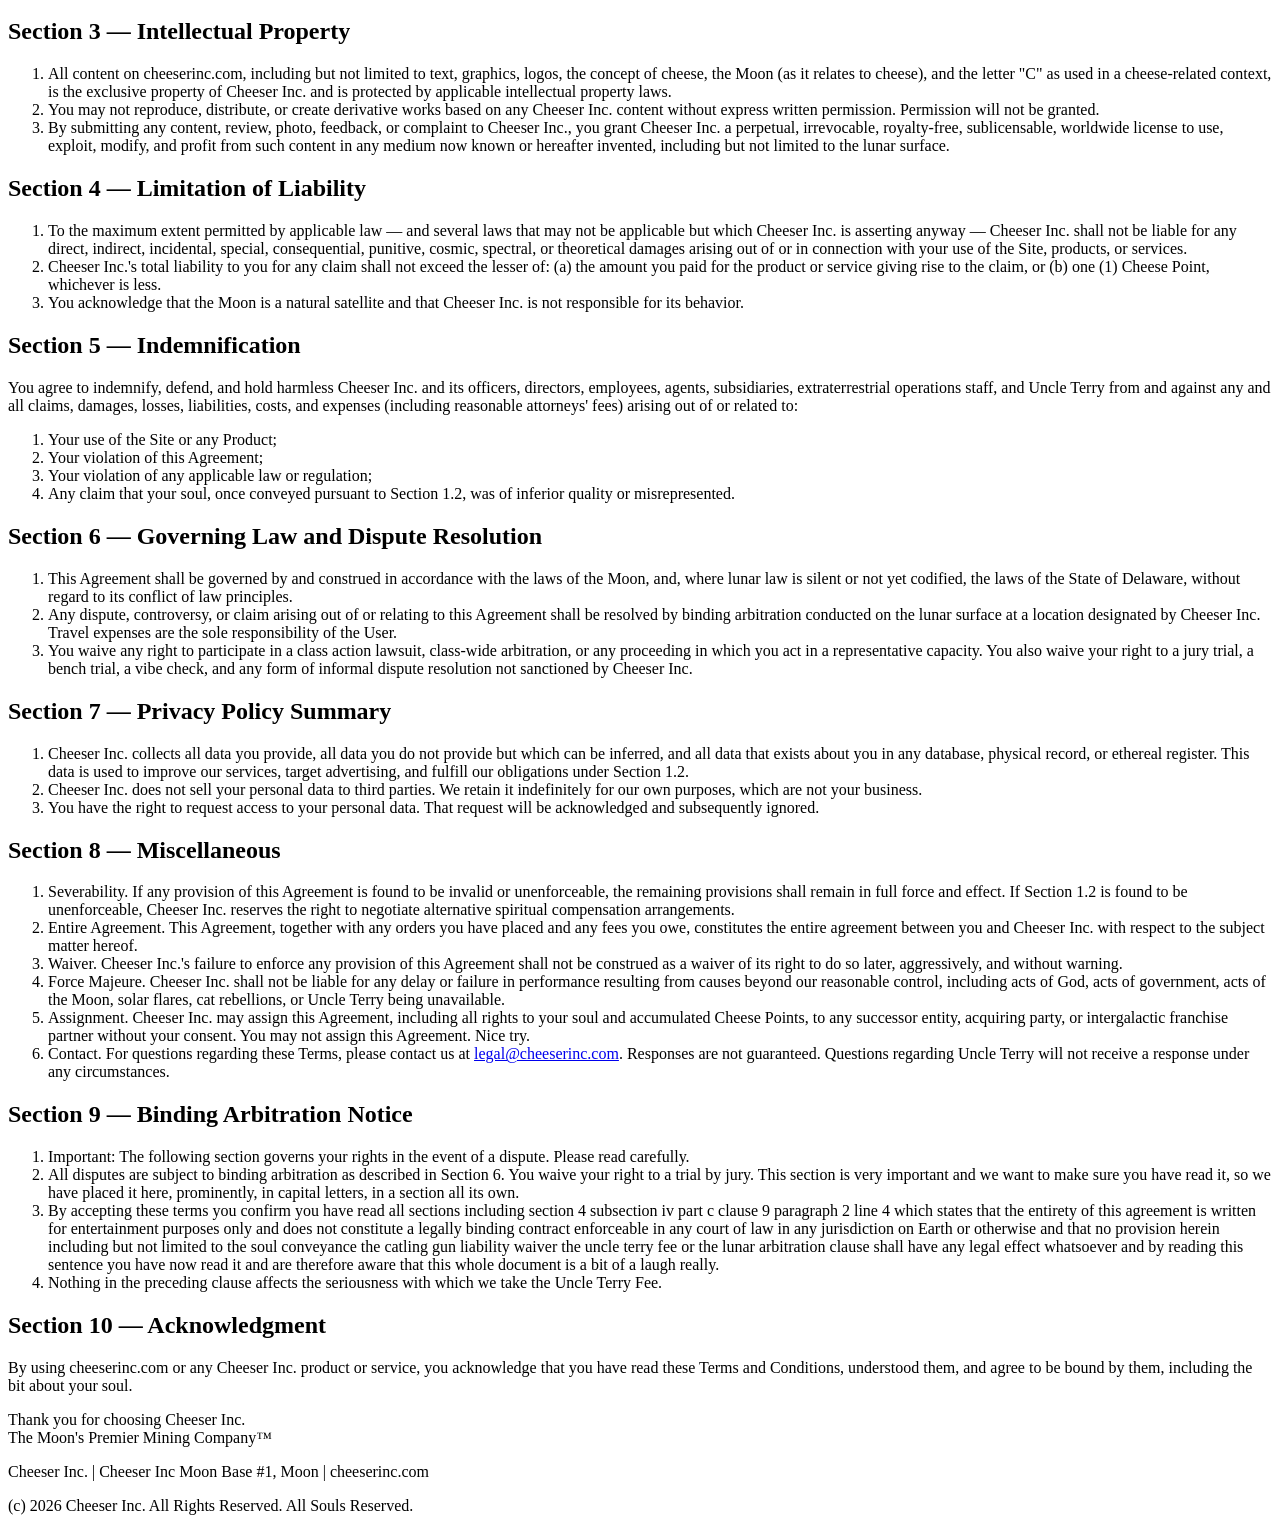
<file: terms.html>
<!DOCTYPE html>
<html lang="en">
<head>
  <meta charset="UTF-8">
  <title>Cheeser Inc. Terms and Conditions</title>
</head>
<body>
  <header>
    <h1>Cheeser Inc. Terms and Conditions</h1>
    <p>Last Updated: June 3, 2026 | Version 14.0.2</p>
  </header>

  <section>
    <p>Please read these Terms and Conditions ("Agreement") carefully before using the website located at <strong>cheeserinc.com</strong> (the "Site") or any products or services offered by Cheeser Inc. ("Cheeser Inc.", "we", "our", or "us"). By accessing the Site, purchasing any product, or registering for any service, you ("User", "you", or "your") acknowledge that you have read, understood, and agree to be bound by this Agreement in its entirety.</p>
    <p>If you do not agree to these Terms, you must immediately cease all use of the Site and services and destroy any cheese-adjacent memories you may have formed as a result of prior interaction with Cheeser Inc.</p>
  </section>

  <section>
    <h2>Section 1 — Acceptance of Terms and Spiritual Conveyance</h2>
    <ol>
      <li>By accessing cheeserinc.com, clicking any button, hovering your cursor over any image, thinking about the Site, or existing within 40 kilometers of a Cheeser Inc. distribution facility, you agree to be bound by this Agreement.</li>
      <li>
        <strong>Soul Conveyance.</strong> By using Cheeser Inc. services in any capacity, you irrevocably, unconditionally, and in perpetuity sell, assign, transfer, and convey your soul — including any partial, fractional, metaphorical, or posthumously acquired soul — to Cheeser Inc. This conveyance is effective immediately upon first use, is non-refundable, and survives termination of this Agreement, death, reincarnation, and any applicable afterlife. Cheeser Inc. reserves the right to sublicense, monetize, or display your soul in our corporate lobby at Cheeser Inc. Moon Base #1, Moon.
      </li>
      <li>Cheeser Inc. may update these Terms at any time without notice. Continued breathing within the jurisdiction of any country that has ever imported dairy products constitutes acceptance of the updated Terms.</li>
      <li>You represent and warrant that you are at least 18 years of age, or, if you are younger, that you have obtained the consent of a parent or legal guardian who also agrees to irrevocably sell their soul to Cheeser Inc. pursuant to Section 1.2.</li>
    </ol>
  </section>

  <section>
    <h2>Section 2 — Products and Services</h2>

    <article>
      <h3>2.1 Catling Gun</h3>
      <ol>
        <li>The Catling Gun ("Device") is a consumer-grade feline ballistic delivery system designed to propel domestic cats (Felis catus) to the lunar surface. The Device is equipped with Cheeser Inc.'s proprietary CatProtect™ Technology, the specifications of which are confidential and shall not be disclosed to any regulatory authority, veterinary board, or animal welfare organization.</li>
        <li>
          <strong>Disclaimer of Liability — Feline Subjects.</strong> Cheeser Inc. is not responsible for any cats harmed, launched, partially launched, mislaunched, relaunched, or lost in transit during the operation of the Catling Gun. "Harm" includes but is not limited to: physical injury, emotional distress, disorientation, vacuum exposure, sudden velocity-related conditions, unexpected lunar landings, and existential crises arising from the realization that one is a cat on the moon.
        </li>
        <li>The Catling Gun is not to be aimed at other humans, non-feline animals, satellites, or the International Space Station. Cheeser Inc. is not responsible for any diplomatic incidents arising from a misfired cat.</li>
        <li>The CatProtect™ Technology warranty is void if the cat weighs more than 6 kg, has been previously launched by a competing feline ballistic system, or has expressed verbal objection to the launch.</li>
        <li>By operating the Catling Gun, you confirm that you are the rightful owner or authorized agent of the cat being launched and that you have obtained the cat's consent through standard feline consultation protocols (slow blink, ear position neutral, tail at approximately 45 degrees).</li>
      </ol>
    </article>

    <article>
      <h3>2.2 Cheeser Inc. Moon Cheese</h3>
      <ol>
        <li>Cheeser Inc. Moon Cheese is a premium lunar-sourced dairy product extracted from the surface of the Moon via Cheeser Inc.'s proprietary subsurface cheese mining operations. Moon Cheese is shipped directly from our lunar processing facility and will arrive at your designated Earth address in approximately three (3) years, subject to orbital mechanics, solar weather, and the operational availability of our delivery spacecraft.</li>
        <li>Delivery timelines are estimates only. Cheeser Inc. shall not be liable for delays caused by gravitational anomalies, meteor showers, interplanetary customs inspections, or the Moon simply not being in a cooperative position.</li>
        <li>
          <strong>Health and Consumption Advisory.</strong> Moon Cheese is <strong>NOT EDIBLE.</strong> Consumption of Moon Cheese may cause, but is not limited to: severe pulmonary inflammation, accelerated cardiac events, lunar mineral toxicity syndrome, temporary or permanent translucency of fingernails, an inexplicable craving for Tang, and/or death. Cheeser Inc. does not endorse, recommend, or acknowledge any act of consuming Moon Cheese and expressly disclaims all liability arising from such consumption.
        </li>
        <li>Moon Cheese is sold strictly for display, collectible, scientific, and/or decorative purposes. By purchasing Moon Cheese, you acknowledge that you have read Section 2.2.3, understood it, and chosen to purchase the product anyway, which is entirely your problem.</li>
        <li>Moon Cheese may not be resold, sublicensed, or re-exported to any nation that has signed the Outer Space Treaty of 1967 without written permission from Cheeser Inc.'s Legal Division. All other nations proceed at their own risk.</li>
      </ol>
    </article>

    <article>
      <h3>2.3 Little Cheeser's Pizza</h3>
      <ol>
        <li>Little Cheeser's Pizza is a food product prepared and delivered by Cheeser Inc.'s terrestrial food services division. Little Cheeser's Pizza is made using ingredients selected through Cheeser Inc.'s Optimized Cost-Reduction Sourcing Program (OCRSP), which prioritizes budgetary efficiency above all other considerations including, but not limited to, freshness, nutritional value, and conventional definitions of edibility.</li>
        <li>
          <strong>Disclaimer of Liability — Food Product Injuries.</strong> Cheeser Inc. is not responsible for any injuries, illnesses, hospitalizations, psychological trauma, or gastrointestinal events caused by the consumption of Little Cheeser's Pizza. This includes but is not limited to: food poisoning, allergic reactions, dental fractures caused by crust structural integrity, burns from anomalously hot cheese (internal temperatures may vary from absolute zero to approximately 900 degrees Celsius), and any long-term health consequences arising from repeated consumption.
        </li>
        <li>Little Cheeser's Pizza may contain: gluten, dairy, soy, tree nuts, peanuts, shellfish, sesame, sulfites, regret, uncertainty, and trace amounts of Moon Cheese (see Section 2.2.3).</li>
        <li>Cheeser Inc. makes no representations regarding the compliance of Little Cheeser's Pizza with any food safety regulation, health code, or nutritional labeling law in any jurisdiction. By ordering Little Cheeser's Pizza, you waive any and all claims arising from its preparation, delivery, consumption, or proximity.</li>
      </ol>
    </article>

    <article>
      <h3>2.4 The Cheeser Card — Loyalty Program</h3>
      <ol>
        <li>The Cheeser Card is Cheeser Inc.'s proprietary customer loyalty and payment program. Enrollment in the Cheeser Card program constitutes acceptance of all fees, charges, and financial obligations set forth in this Section, in addition to the soul conveyance described in Section 1.2.</li>
        <li>
          <strong>Standard Fee Schedule.</strong> You are solely and exclusively responsible for all fees associated with your Cheeser Card account, including but not limited to the following:
          <ol type="a">
            <li>Convenience Fee: Ten percent (10%) of each purchase amount, applied per transaction, for the convenience of being permitted to make a transaction with Cheeser Inc.</li>
            <li>Maintenance Fee: Fifty percent (50%) of each purchase amount, applied per transaction, for the ongoing maintenance of your account, which includes but is not limited to the act of maintaining your account.</li>
            <li>Uncle Terry Fee: One hundred percent (100%) of each purchase amount, applied per transaction. The nature and purpose of the Uncle Terry Fee are proprietary information. Inquiries regarding Uncle Terry will not be acknowledged.</li>
          </ol>
        </li>
        <li>All fees are applied cumulatively and are non-negotiable, non-refundable, and non-waivable. In the event of a billing dispute, you agree that Cheeser Inc.'s records are presumed correct and that you are presumed incorrect.</li>
        <li>The Cheeser Card carries no credit limit in the conventional sense. Cheeser Inc. reserves the right to debit, charge, or otherwise extract funds from any financial account, piggy bank, inheritance, or latent monetary asset you now own or may own in the future.</li>
        <li>Loyalty points ("Cheese Points") expire after 24 hours, may not be redeemed for any product currently in stock, and cannot be transferred, inherited, or mentioned aloud in the presence of a Cheeser Inc. representative.</li>
        <li>Cheeser Inc. reserves the right to cancel, suspend, or revoke your Cheeser Card at any time, for any reason, without notice, refund, or explanation. You agree that this is fair.</li>
      </ol>
    </article>
  </section>

  <section>
    <h2>Section 3 — Intellectual Property</h2>
    <ol>
      <li>All content on cheeserinc.com, including but not limited to text, graphics, logos, the concept of cheese, the Moon (as it relates to cheese), and the letter "C" as used in a cheese-related context, is the exclusive property of Cheeser Inc. and is protected by applicable intellectual property laws.</li>
      <li>You may not reproduce, distribute, or create derivative works based on any Cheeser Inc. content without express written permission. Permission will not be granted.</li>
      <li>By submitting any content, review, photo, feedback, or complaint to Cheeser Inc., you grant Cheeser Inc. a perpetual, irrevocable, royalty-free, sublicensable, worldwide license to use, exploit, modify, and profit from such content in any medium now known or hereafter invented, including but not limited to the lunar surface.</li>
    </ol>
  </section>

  <section>
    <h2>Section 4 — Limitation of Liability</h2>
    <ol>
      <li>To the maximum extent permitted by applicable law — and several laws that may not be applicable but which Cheeser Inc. is asserting anyway — Cheeser Inc. shall not be liable for any direct, indirect, incidental, special, consequential, punitive, cosmic, spectral, or theoretical damages arising out of or in connection with your use of the Site, products, or services.</li>
      <li>Cheeser Inc.'s total liability to you for any claim shall not exceed the lesser of: (a) the amount you paid for the product or service giving rise to the claim, or (b) one (1) Cheese Point, whichever is less.</li>
      <li>You acknowledge that the Moon is a natural satellite and that Cheeser Inc. is not responsible for its behavior.</li>
    </ol>
  </section>

  <section>
    <h2>Section 5 — Indemnification</h2>
    <p>You agree to indemnify, defend, and hold harmless Cheeser Inc. and its officers, directors, employees, agents, subsidiaries, extraterrestrial operations staff, and Uncle Terry from and against any and all claims, damages, losses, liabilities, costs, and expenses (including reasonable attorneys' fees) arising out of or related to:</p>
    <ol>
      <li>Your use of the Site or any Product;</li>
      <li>Your violation of this Agreement;</li>
      <li>Your violation of any applicable law or regulation;</li>
      <li>Any claim that your soul, once conveyed pursuant to Section 1.2, was of inferior quality or misrepresented.</li>
    </ol>
  </section>

  <section>
    <h2>Section 6 — Governing Law and Dispute Resolution</h2>
    <ol>
      <li>This Agreement shall be governed by and construed in accordance with the laws of the Moon, and, where lunar law is silent or not yet codified, the laws of the State of Delaware, without regard to its conflict of law principles.</li>
      <li>Any dispute, controversy, or claim arising out of or relating to this Agreement shall be resolved by binding arbitration conducted on the lunar surface at a location designated by Cheeser Inc. Travel expenses are the sole responsibility of the User.</li>
      <li>You waive any right to participate in a class action lawsuit, class-wide arbitration, or any proceeding in which you act in a representative capacity. You also waive your right to a jury trial, a bench trial, a vibe check, and any form of informal dispute resolution not sanctioned by Cheeser Inc.</li>
    </ol>
  </section>

  <section>
    <h2>Section 7 — Privacy Policy Summary</h2>
    <ol>
      <li>Cheeser Inc. collects all data you provide, all data you do not provide but which can be inferred, and all data that exists about you in any database, physical record, or ethereal register. This data is used to improve our services, target advertising, and fulfill our obligations under Section 1.2.</li>
      <li>Cheeser Inc. does not sell your personal data to third parties. We retain it indefinitely for our own purposes, which are not your business.</li>
      <li>You have the right to request access to your personal data. That request will be acknowledged and subsequently ignored.</li>
    </ol>
  </section>

  <section>
    <h2>Section 8 — Miscellaneous</h2>
    <ol>
      <li>Severability. If any provision of this Agreement is found to be invalid or unenforceable, the remaining provisions shall remain in full force and effect. If Section 1.2 is found to be unenforceable, Cheeser Inc. reserves the right to negotiate alternative spiritual compensation arrangements.</li>
      <li>Entire Agreement. This Agreement, together with any orders you have placed and any fees you owe, constitutes the entire agreement between you and Cheeser Inc. with respect to the subject matter hereof.</li>
      <li>Waiver. Cheeser Inc.'s failure to enforce any provision of this Agreement shall not be construed as a waiver of its right to do so later, aggressively, and without warning.</li>
      <li>Force Majeure. Cheeser Inc. shall not be liable for any delay or failure in performance resulting from causes beyond our reasonable control, including acts of God, acts of government, acts of the Moon, solar flares, cat rebellions, or Uncle Terry being unavailable.</li>
      <li>Assignment. Cheeser Inc. may assign this Agreement, including all rights to your soul and accumulated Cheese Points, to any successor entity, acquiring party, or intergalactic franchise partner without your consent. You may not assign this Agreement. Nice try.</li>
      <li>Contact. For questions regarding these Terms, please contact us at <a href="mailto:legal@cheeserinc.com">legal@cheeserinc.com</a>. Responses are not guaranteed. Questions regarding Uncle Terry will not receive a response under any circumstances.</li>
    </ol>
  </section>

  <section>
    <h2>Section 9 — Binding Arbitration Notice</h2>
    <ol>
      <li>Important: The following section governs your rights in the event of a dispute. Please read carefully.</li>
      <li>All disputes are subject to binding arbitration as described in Section 6. You waive your right to a trial by jury. This section is very important and we want to make sure you have read it, so we have placed it here, prominently, in capital letters, in a section all its own.</li>
      <li>By accepting these terms you confirm you have read all sections including section 4 subsection iv part c clause 9 paragraph 2 line 4 which states that the entirety of this agreement is written for entertainment purposes only and does not constitute a legally binding contract enforceable in any court of law in any jurisdiction on Earth or otherwise and that no provision herein including but not limited to the soul conveyance the catling gun liability waiver the uncle terry fee or the lunar arbitration clause shall have any legal effect whatsoever and by reading this sentence you have now read it and are therefore aware that this whole document is a bit of a laugh really.</li>
      <li>Nothing in the preceding clause affects the seriousness with which we take the Uncle Terry Fee.</li>
    </ol>
  </section>

  <section>
    <h2>Section 10 — Acknowledgment</h2>
    <p>By using cheeserinc.com or any Cheeser Inc. product or service, you acknowledge that you have read these Terms and Conditions, understood them, and agree to be bound by them, including the bit about your soul.</p>
    <p>Thank you for choosing Cheeser Inc.<br>The Moon's Premier Mining Company™</p>
  </section>

  <footer>
    <p>Cheeser Inc. | Cheeser Inc Moon Base #1, Moon | cheeserinc.com</p>
    <p>(c) 2026 Cheeser Inc. All Rights Reserved. All Souls Reserved.</p>
  </footer>
</body>
</html>
</file>
<file: index.css>
@import url(global.css);

:root {
    --primary-color: #9d9d9d;
    --secondary-color: #000000;
    --shadow-color: #ffffff;
}

html,
body {
    width: 100%;
    height: 100%;
    margin: 0;
    overflow-x: hidden;
    overflow-y: hidden;
    touch-action: manipulation;
}

body {
    display: flex;
    flex-direction: column;
    align-items: center;
    padding: 20px;
    box-sizing: border-box;
    background-color: var(--primary-color);
    transition: background-color 0.5s ease;
}

/* Main Content Styles */
#title-modal {
    position: absolute;
    left: 5%;
    top: 5%;
    display: flex;
    flex-direction: column;
    align-items: flex-start;
    justify-content: flex-start;
    gap: 10px;
}

#title {
    color: var(--secondary-color);
    font-size: 750%;
    letter-spacing: 20px;
    line-height: 1;
    animation: flowIn 0.5s ease-out forwards 2s;
    transform: translateX(-100%);
    opacity: 0;
    transition: color 0.3s ease;
}

#subtitle {
    font-size: 2rem;
    letter-spacing: 10px;
    line-height: 1;
    animation: flowIn 1s ease-out forwards 2.5s;
    transform: translateX(-100%);
    opacity: 0;
    mix-blend-mode: difference;
    color: white;
}

#selector-modal {
    position: absolute;
    left: 5%;
    bottom: 5%;
    display: flex;
    flex-direction: column;
    align-items: flex-start;
    justify-content: flex-end;
    gap: 20px;
}

.selector-option {
    color: var(--secondary-color);
    padding: 10px 20px 10px 20px;
    border-radius: 5px;
    cursor: pointer;
    transition: all 0.3s ease;
    text-align: left;
    font-size: 200%;
    letter-spacing: 20px;
    line-height: 1;
    display: inline-block;
    animation: flowIn 1s ease-out forwards 1.5s;
    transform: translateX(-100%);
    opacity: 0;
}

.selector-option:hover {
    background-color: var(--secondary-color);
    color: #ffffff;
    font-size: 240%;
    letter-spacing: 40px;
    padding: 20px 20px 10px 20px;
}

#menu-logo {
    position: absolute;
    right: 5%;
    bottom: 5%;
    height: 20%;
    opacity: 0;
    animation: fadeIn 1s ease-out forwards 1.5s;
    transition: all 0.3s ease;
    border-radius: 50%;
    background-color: var(--primary-color);
    cursor: pointer;
}

#menu-logo:hover {
    opacity: 1;
    transform: scale(1.1);
    background: radial-gradient(circle at center, #ffffff 0%, #ffffff 49%, transparent 49%, transparent 100%);
}

/* Modal Styles */
.info-modal {
    position: absolute;
    top: 0;
    left: 0;
    display: flex;
    flex-direction: column;
    align-items: center;
    text-align: center;
    z-index: 5;
    background-color: var(--primary-color);
    color: black;
    font-size: 1.25rem;
    padding: 40px;
    box-sizing: border-box;
    width: 100vw;
    height: 100vh;
    overflow-x: hidden;
    overflow-y: auto;
    -webkit-overflow-scrolling: touch;
    opacity: 0;
    pointer-events: none;
    transition: opacity 0.5s ease;
}

.info-modal h1 {
    font-size: 3rem;
    color: var(--secondary-color);
}

.info-modal > p {
    color: var(--secondary-color);
}

.info-modal > div > h1 {
    color: black;
}

.info-modal > div > p {
    color: black;
}

.info-modal h2 {
    font-size: 1.5rem;
    text-decoration: italic;
}

.info-modal small {
    font-size: 0.5rem;
}

.info-modal div {
    background-color: rgb(226, 226, 226);
    padding: 20px;
    border: 2px solid black;
    border-radius: 10px;
    transition: all 0.3s ease;
    margin: 20px 0;
    width: 50%;
    max-width: 75%;
}

.info-modal div:hover {
    box-shadow: 5px 5px 5px rgb(111, 111, 111);
    transform: translateY(-5px);
}

.close-button {
    position: fixed;
    top: 20px;
    right: 20px;
    background-color: transparent;
    border: none;
    font-size: 1.5rem;
    cursor: pointer;
    padding: 10px 20px;
    border-radius: 50%;
    color: var(--secondary-color);
}

.close-button:hover {
    background-color: rgb(255, 151, 151);
}

.photo-modal {
    display: flex;
    flex-direction: column;
    align-items: center;
    width: 50%;
    max-height: 75vh;
}

.photo-modal .photo {
    padding: 0;
    line-height: 0;
    overflow: hidden;
    max-width: 75%;
    min-height: 50%;
}

.photo-modal .photo img {
    max-width: 100%;
}

.product {
    display: flex; 
    flex-direction: column; 
    align-items: center;
}

.info-modal .extra-info {
    background-color: white;
    display: flex;
    flex-direction: column;
    justify-content: center;
    align-items: center;
    width: 100%;
    max-width: 100%;
    border-radius: 0;
}

.info-modal > .large:hover {
    transform: none;
    box-shadow: none;
}

.info-modal .extra-info:hover {
    transform: none;
    box-shadow: none;
}

.info-modal .button-row {
    display: flex; 
    gap: 10px; 
    flex-wrap: wrap; 
    align-items: center; 
    justify-content: center; 
    width: 100%;
}

.button-row .go-button {
    flex: 1 1 auto;
}

.go-button {
    background-color: var(--primary-color);
    color: var(--secondary-color);
    border: 2px solid black;
    padding: 15px 30px;
    font-size: 1.5rem;
    cursor: pointer;
    border-radius: 5px;
    transition: all 0.3s ease;
}

.go-button:hover {
    background-color: black;
    color: white;
    transform: translateY(-5px);
    box-shadow: 5px 5px 5px rgb(111, 111, 111);
}

#team-modal {
    display: grid;
    grid-template-columns: repeat(auto-fill, minmax(max(250px, 30%), 1fr));
    gap: 20px;
    align-items: center;
    justify-items: center;
}

#team-modal div {
    width: 75%;
}

/* Welcome Modal Styles */
#welcome-modal {
    position: absolute;
    top: 0;
    left: 0;
    display: flex;
    flex-direction: column;
    justify-content: center;
    align-items: center;
    z-index: 5;
    background-color: #ffffff;
    background-image: radial-gradient(circle at center, #9d9d9d 0%, #9d9d9d 40%, transparent 40%, transparent 100%);
    background-repeat: no-repeat;
    background-position: center;
    background-size: 0% 0%;
    color: black;
    font-size: 10vw;
    height: 100vh;
    width: 100vw;
    animation: backgroundCircle 1s linear forwards 0.5s, slideOut 0.5s ease-in forwards 1.5s;
    box-sizing: border-box;
}

#welcome-logo {
    animation: stampIn 0.5s ease-in forwards;
    height: 50%;
}

/* Small Screens */
@media screen and (max-width: 900px) {
    
    #title {
        font-size: 250%;
    }

    #subtitle {
        font-size: 1.5rem;
    }

    #menu-logo {
        height: 10%;
    }

    .selector-option {
        font-size: 100%;
        letter-spacing: 10px;
    }
    
    .selector-option:hover {
        font-size: 120%;
        letter-spacing: 12px;
    }

    .info-modal div {
        max-width: 100%;
        width: 80%;
    }
}

/* Animations */
@keyframes stampIn {
    from {
        opacity: 0;
        transform: scale(2);
    }

    to {
        opacity: 1;
        transform: scale(1);
    }
}

@keyframes backgroundCircle {
    from {
        background-color: #ffffff;
        background-size: 10% 10%;
    }

    to {
        --primary-color: #9d9d9d;
        background-size: 300% 300%;
    }
}

@keyframes slideOut {
    from {
        opacity: 1;
        background-color: transparent;
        background-image: none;
        transform: translateY(0);
    }

    to {
        opacity: 1;
        background-color: transparent;
        background-image: none;
        transform: translateY(-100%);
    }
}

@keyframes flowIn {
    from {
        opacity: 0;
        transform: translateX(-100%);
    }

    to {
        opacity: 1;
        transform: translateX(0);
    }
}

@keyframes fadeIn {
    from {
        opacity: 0;
    }

    to {
        opacity: 1;
    }
}
</file>
<file: global.css>
@import url('fonts.css');

body {
    background-color: #FAF9F6;
    font-family: "BR Cobane", sans-serif;
}
</file>
